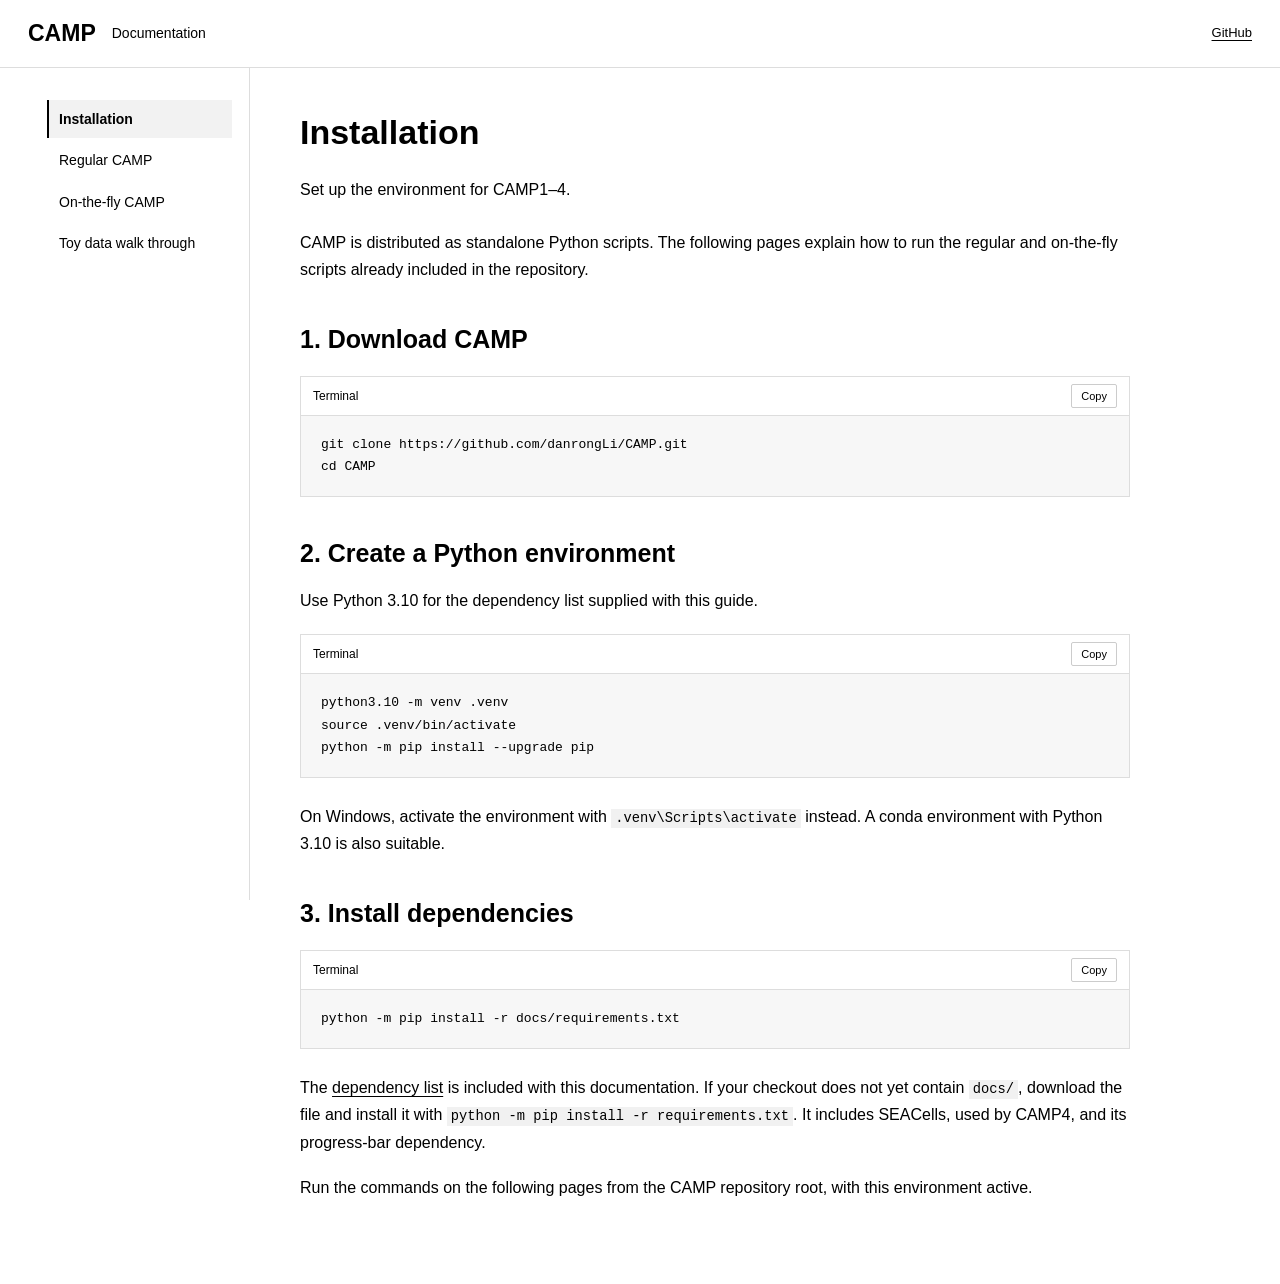
<file: docs/index.html>
<!doctype html>
<html lang="en"><head><meta charset="utf-8"><meta name="viewport" content="width=device-width,initial-scale=1">
<title>Installation · CAMP documentation</title>
<meta name="description" content="Set up the environment for CAMP1–4.">
<meta name="theme-color" content="#ffffff"><link rel="icon" href="data:,">
<link rel="stylesheet" href="assets/style.css"><script defer src="assets/app.js"></script>
</head><body><a class="skip" href="#main">Skip to content</a>
<header class="topbar"><a class="brand" href="index.html"><strong>CAMP</strong><span class="brand-detail">Documentation</span></a>
<div class="top-actions"><a class="repo-link" href="https://github.com/danrongLi/CAMP">GitHub</a><button class="menu-toggle" aria-expanded="false" aria-controls="sidebar" type="button">Menu</button></div></header>
<div class="layout"><aside class="sidebar" id="sidebar"><nav aria-label="Documentation"><a href="index.html" aria-current="page"><span>Installation</span></a><a href="regular.html"><span>Regular CAMP</span></a><a href="on-the-fly.html"><span>On-the-fly CAMP</span></a><a href="synthetic.html"><span>Toy data walk through</span></a></nav></aside>
<main id="main"><h1>Installation</h1><p class="lead">Set up the environment for CAMP1–4.</p><p>CAMP is distributed as standalone Python scripts. The following pages explain how to run the regular and on-the-fly scripts already included in the repository.</p>
    <h2 id="download">1. Download CAMP</h2><div class="code-block"><div class="code-label">Terminal</div><pre><code>git clone https://github.com/danrongLi/CAMP.git
cd CAMP</code></pre></div><h2 id="environment">2. Create a Python environment</h2><p>Use Python 3.10 for the dependency list supplied with this guide.</p><div class="code-block"><div class="code-label">Terminal</div><pre><code>python3.10 -m venv .venv
source .venv/bin/activate
python -m pip install --upgrade pip</code></pre></div><p>On Windows, activate the environment with <code>.venv\Scripts\activate</code> instead. A conda environment with Python 3.10 is also suitable.</p>
    <h2 id="dependencies">3. Install dependencies</h2><div class="code-block"><div class="code-label">Terminal</div><pre><code>python -m pip install -r docs/requirements.txt</code></pre></div><p>The <a href="requirements.txt">dependency list</a> is included with this documentation. If your checkout does not yet contain <code>docs/</code>, download the file and install it with <code>python -m pip install -r requirements.txt</code>. It includes SEACells, used by CAMP4, and its progress-bar dependency.</p>
    <p>Run the commands on the following pages from the CAMP repository root, with this environment active.</p></main></div>
</body></html>
</file>
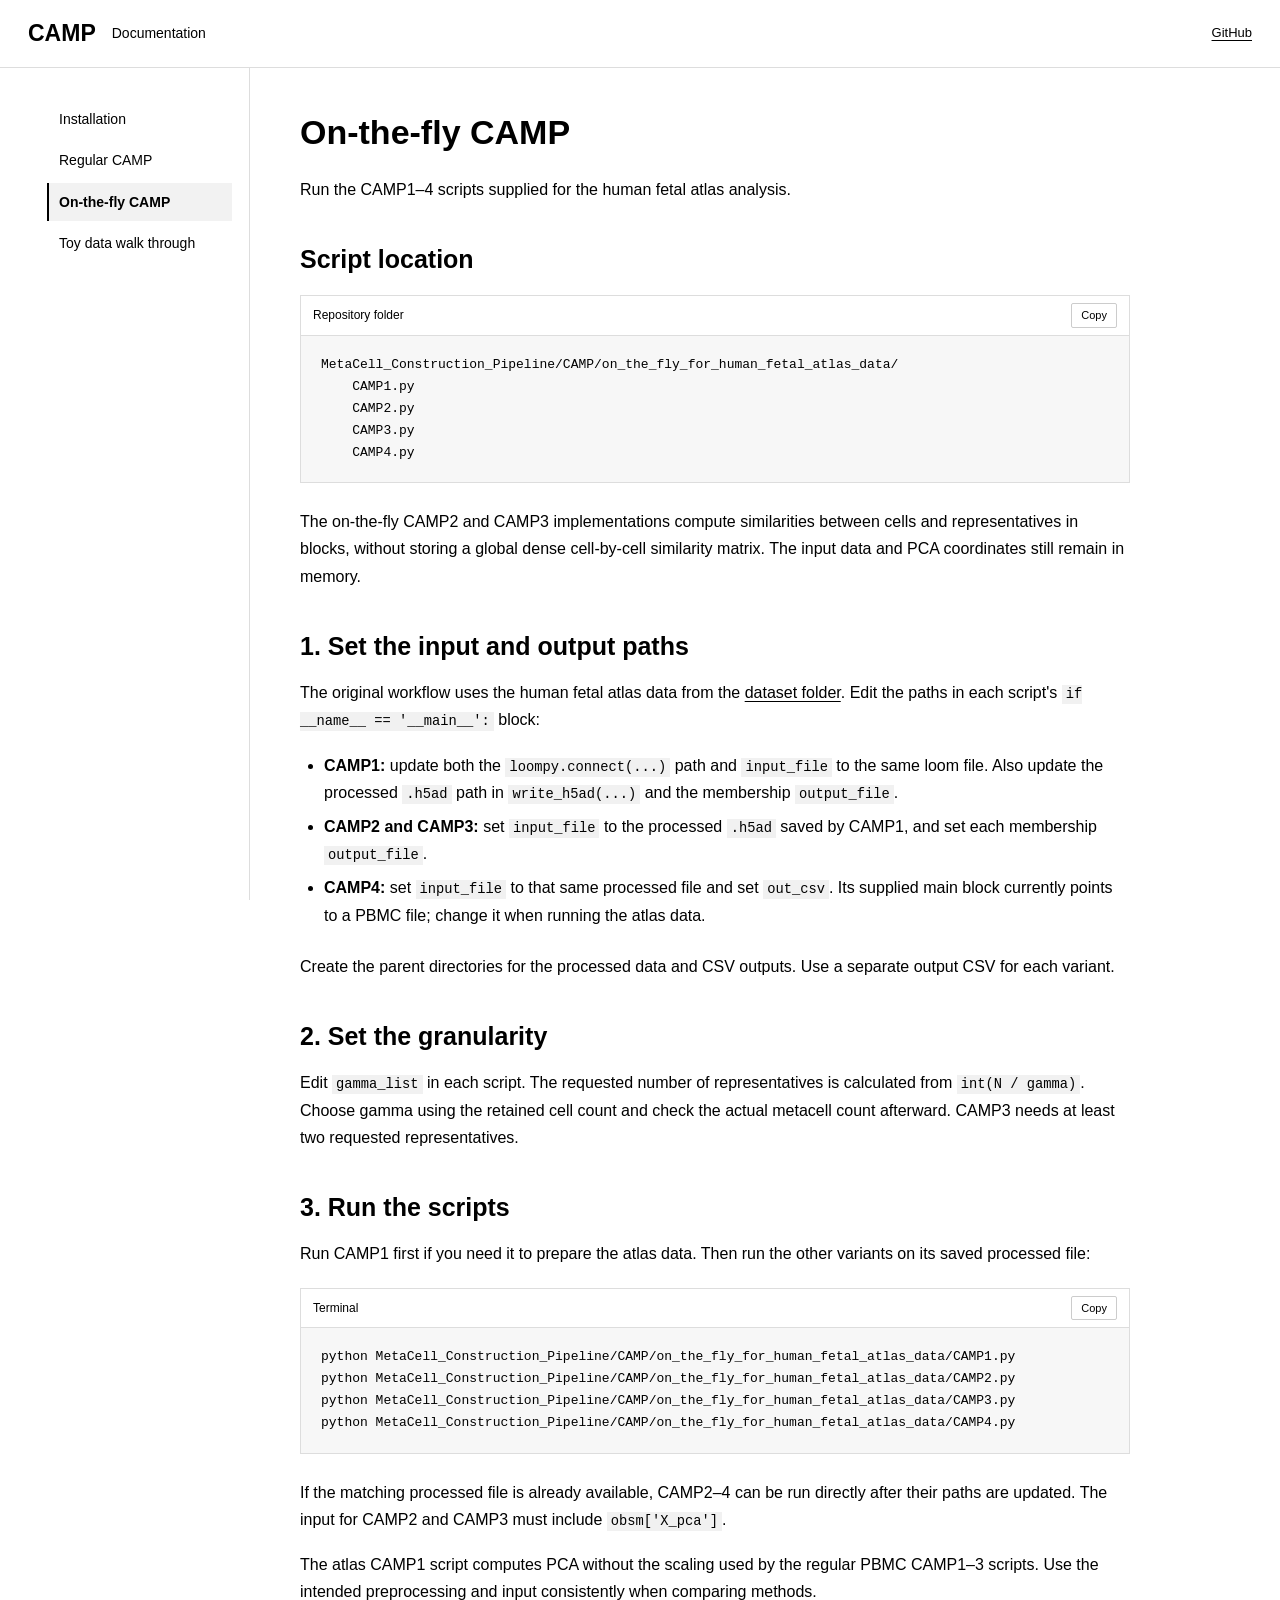
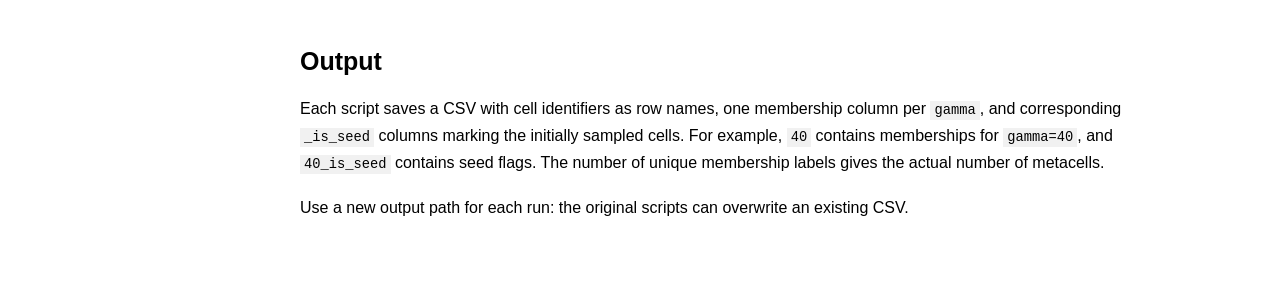
<file: docs/on-the-fly.html>
<!doctype html>
<html lang="en"><head><meta charset="utf-8"><meta name="viewport" content="width=device-width,initial-scale=1">
<title>On-the-fly CAMP · CAMP documentation</title>
<meta name="description" content="Run the CAMP1–4 scripts supplied for the human fetal atlas analysis.">
<meta name="theme-color" content="#ffffff"><link rel="icon" href="data:,">
<link rel="stylesheet" href="assets/style.css"><script defer src="assets/app.js"></script>
</head><body><a class="skip" href="#main">Skip to content</a>
<header class="topbar"><a class="brand" href="index.html"><strong>CAMP</strong><span class="brand-detail">Documentation</span></a>
<div class="top-actions"><a class="repo-link" href="https://github.com/danrongLi/CAMP">GitHub</a><button class="menu-toggle" aria-expanded="false" aria-controls="sidebar" type="button">Menu</button></div></header>
<div class="layout"><aside class="sidebar" id="sidebar"><nav aria-label="Documentation"><a href="index.html"><span>Installation</span></a><a href="regular.html"><span>Regular CAMP</span></a><a href="on-the-fly.html" aria-current="page"><span>On-the-fly CAMP</span></a><a href="synthetic.html"><span>Toy data walk through</span></a></nav></aside>
<main id="main"><h1>On-the-fly CAMP</h1><p class="lead">Run the CAMP1–4 scripts supplied for the human fetal atlas analysis.</p><h2 id="files">Script location</h2><div class="code-block"><div class="code-label">Repository folder</div><pre><code>MetaCell_Construction_Pipeline/CAMP/on_the_fly_for_human_fetal_atlas_data/
    CAMP1.py
    CAMP2.py
    CAMP3.py
    CAMP4.py</code></pre></div><p>The on-the-fly CAMP2 and CAMP3 implementations compute similarities between cells and representatives in blocks, without storing a global dense cell-by-cell similarity matrix. The input data and PCA coordinates still remain in memory.</p>
    <h2 id="input">1. Set the input and output paths</h2><p>The original workflow uses the human fetal atlas data from the <a href="https://drive.google.com/drive/folders/1N0xDb8TC0ZPDTmAk6TE612inGBsPtofD?usp=sharing">dataset folder</a>. Edit the paths in each script's <code>if __name__ == '__main__':</code> block:</p>
    <ul><li><strong>CAMP1:</strong> update both the <code>loompy.connect(...)</code> path and <code>input_file</code> to the same loom file. Also update the processed <code>.h5ad</code> path in <code>write_h5ad(...)</code> and the membership <code>output_file</code>.</li>
    <li><strong>CAMP2 and CAMP3:</strong> set <code>input_file</code> to the processed <code>.h5ad</code> saved by CAMP1, and set each membership <code>output_file</code>.</li>
    <li><strong>CAMP4:</strong> set <code>input_file</code> to that same processed file and set <code>out_csv</code>. Its supplied main block currently points to a PBMC file; change it when running the atlas data.</li></ul>
    <p>Create the parent directories for the processed data and CSV outputs. Use a separate output CSV for each variant.</p>
    <h2 id="gamma">2. Set the granularity</h2><p>Edit <code>gamma_list</code> in each script. The requested number of representatives is calculated from <code>int(N / gamma)</code>. Choose gamma using the retained cell count and check the actual metacell count afterward. CAMP3 needs at least two requested representatives.</p>
    <h2 id="run">3. Run the scripts</h2><p>Run CAMP1 first if you need it to prepare the atlas data. Then run the other variants on its saved processed file:</p><div class="code-block"><div class="code-label">Terminal</div><pre><code>python MetaCell_Construction_Pipeline/CAMP/on_the_fly_for_human_fetal_atlas_data/CAMP1.py
python MetaCell_Construction_Pipeline/CAMP/on_the_fly_for_human_fetal_atlas_data/CAMP2.py
python MetaCell_Construction_Pipeline/CAMP/on_the_fly_for_human_fetal_atlas_data/CAMP3.py
python MetaCell_Construction_Pipeline/CAMP/on_the_fly_for_human_fetal_atlas_data/CAMP4.py</code></pre></div><p>If the matching processed file is already available, CAMP2–4 can be run directly after their paths are updated. The input for CAMP2 and CAMP3 must include <code>obsm['X_pca']</code>.</p>
    <p>The atlas CAMP1 script computes PCA without the scaling used by the regular PBMC CAMP1–3 scripts. Use the intended preprocessing and input consistently when comparing methods.</p><h2 id="output">Output</h2><p>Each script saves a CSV with cell identifiers as row names, one membership column per <code>gamma</code>, and corresponding <code>_is_seed</code> columns marking the initially sampled cells. For example, <code>40</code> contains memberships for <code>gamma=40</code>, and <code>40_is_seed</code> contains seed flags. The number of unique membership labels gives the actual number of metacells.</p><p>Use a new output path for each run: the original scripts can overwrite an existing CSV.</p></main></div>
</body></html>
</file>
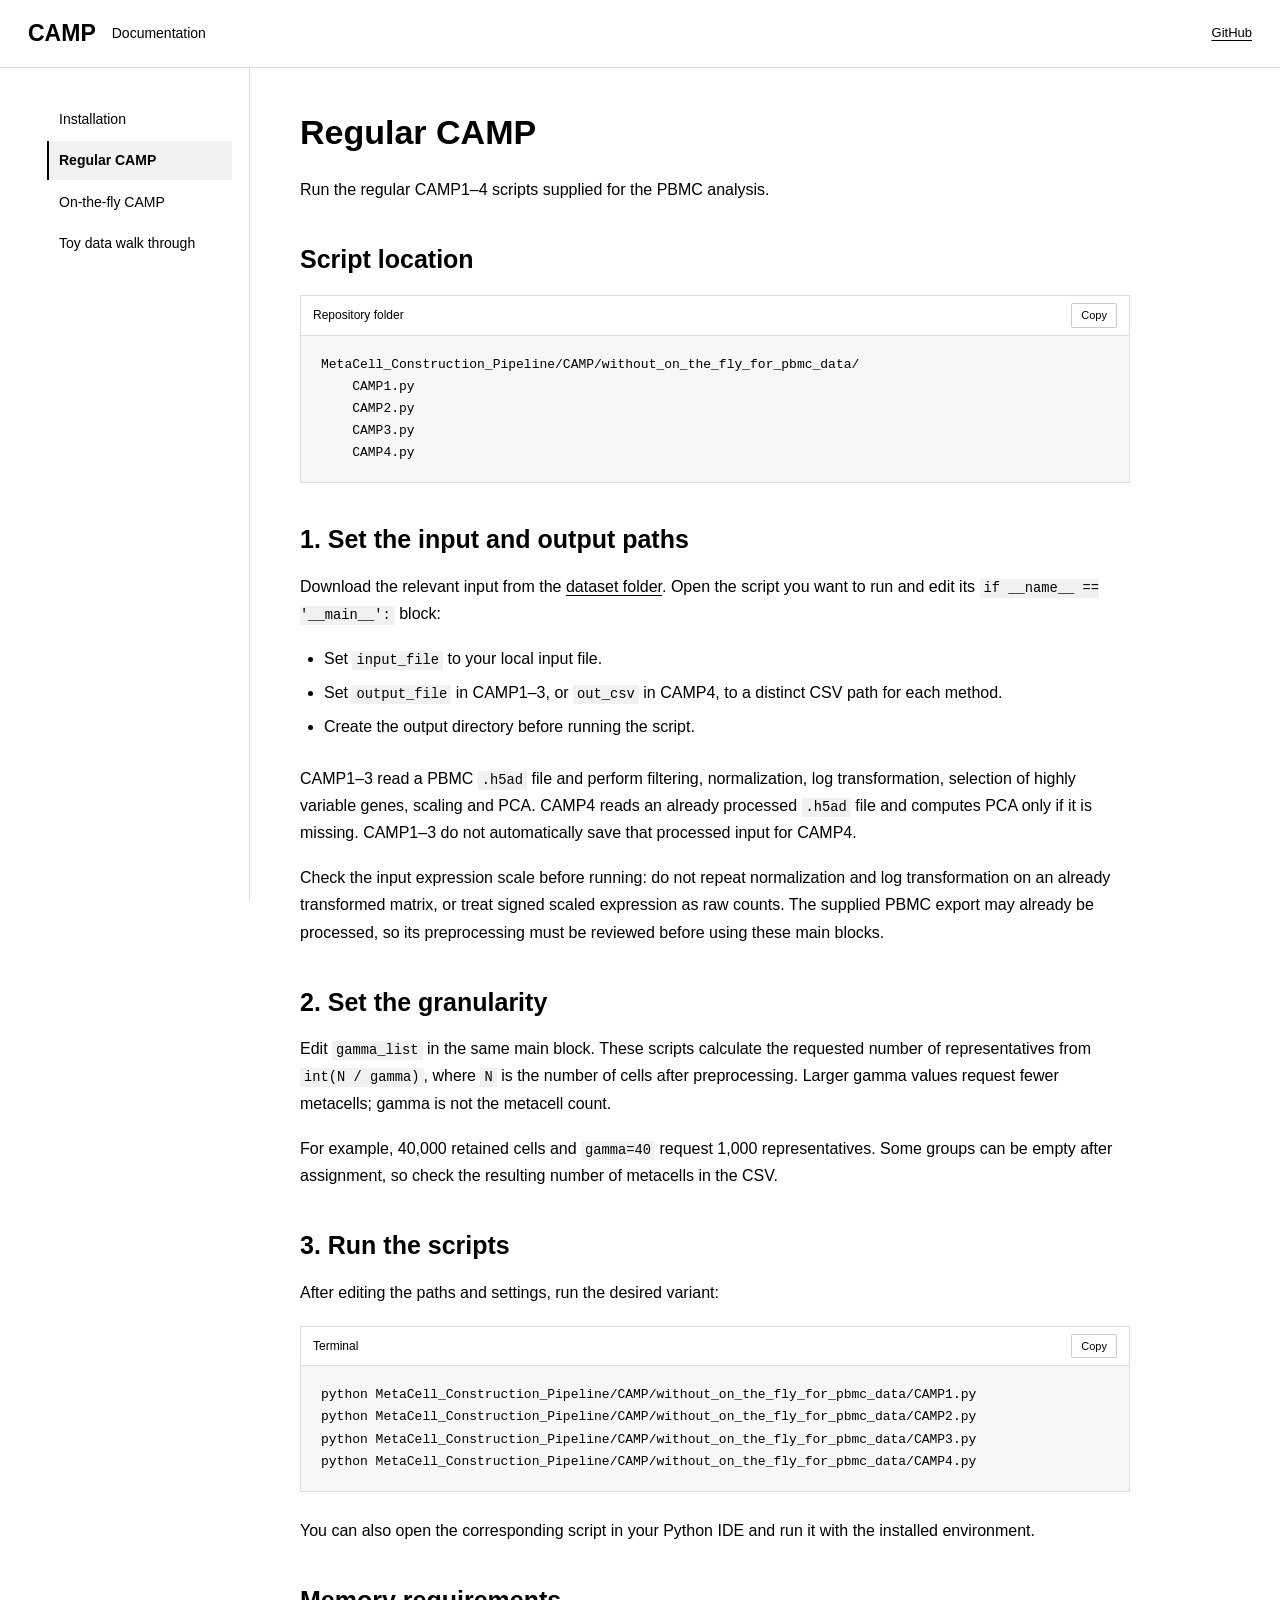
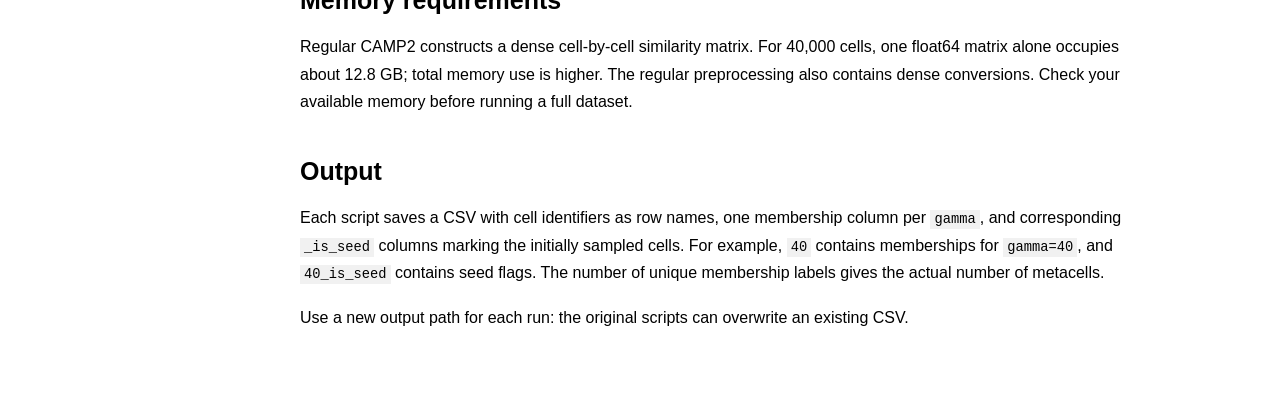
<file: docs/regular.html>
<!doctype html>
<html lang="en"><head><meta charset="utf-8"><meta name="viewport" content="width=device-width,initial-scale=1">
<title>Regular CAMP · CAMP documentation</title>
<meta name="description" content="Run the regular CAMP1–4 scripts supplied for the PBMC analysis.">
<meta name="theme-color" content="#ffffff"><link rel="icon" href="data:,">
<link rel="stylesheet" href="assets/style.css"><script defer src="assets/app.js"></script>
</head><body><a class="skip" href="#main">Skip to content</a>
<header class="topbar"><a class="brand" href="index.html"><strong>CAMP</strong><span class="brand-detail">Documentation</span></a>
<div class="top-actions"><a class="repo-link" href="https://github.com/danrongLi/CAMP">GitHub</a><button class="menu-toggle" aria-expanded="false" aria-controls="sidebar" type="button">Menu</button></div></header>
<div class="layout"><aside class="sidebar" id="sidebar"><nav aria-label="Documentation"><a href="index.html"><span>Installation</span></a><a href="regular.html" aria-current="page"><span>Regular CAMP</span></a><a href="on-the-fly.html"><span>On-the-fly CAMP</span></a><a href="synthetic.html"><span>Toy data walk through</span></a></nav></aside>
<main id="main"><h1>Regular CAMP</h1><p class="lead">Run the regular CAMP1–4 scripts supplied for the PBMC analysis.</p><h2 id="files">Script location</h2><div class="code-block"><div class="code-label">Repository folder</div><pre><code>MetaCell_Construction_Pipeline/CAMP/without_on_the_fly_for_pbmc_data/
    CAMP1.py
    CAMP2.py
    CAMP3.py
    CAMP4.py</code></pre></div><h2 id="input">1. Set the input and output paths</h2><p>Download the relevant input from the <a href="https://drive.google.com/drive/folders/1N0xDb8TC0ZPDTmAk6TE612inGBsPtofD?usp=sharing">dataset folder</a>. Open the script you want to run and edit its <code>if __name__ == '__main__':</code> block:</p>
    <ul><li>Set <code>input_file</code> to your local input file.</li><li>Set <code>output_file</code> in CAMP1–3, or <code>out_csv</code> in CAMP4, to a distinct CSV path for each method.</li><li>Create the output directory before running the script.</li></ul>
    <p>CAMP1–3 read a PBMC <code>.h5ad</code> file and perform filtering, normalization, log transformation, selection of highly variable genes, scaling and PCA. CAMP4 reads an already processed <code>.h5ad</code> file and computes PCA only if it is missing. CAMP1–3 do not automatically save that processed input for CAMP4.</p>
    <p>Check the input expression scale before running: do not repeat normalization and log transformation on an already transformed matrix, or treat signed scaled expression as raw counts. The supplied PBMC export may already be processed, so its preprocessing must be reviewed before using these main blocks.</p>
    <h2 id="gamma">2. Set the granularity</h2><p>Edit <code>gamma_list</code> in the same main block. These scripts calculate the requested number of representatives from <code>int(N / gamma)</code>, where <code>N</code> is the number of cells after preprocessing. Larger gamma values request fewer metacells; gamma is not the metacell count.</p>
    <p>For example, 40,000 retained cells and <code>gamma=40</code> request 1,000 representatives. Some groups can be empty after assignment, so check the resulting number of metacells in the CSV.</p>
    <h2 id="run">3. Run the scripts</h2><p>After editing the paths and settings, run the desired variant:</p><div class="code-block"><div class="code-label">Terminal</div><pre><code>python MetaCell_Construction_Pipeline/CAMP/without_on_the_fly_for_pbmc_data/CAMP1.py
python MetaCell_Construction_Pipeline/CAMP/without_on_the_fly_for_pbmc_data/CAMP2.py
python MetaCell_Construction_Pipeline/CAMP/without_on_the_fly_for_pbmc_data/CAMP3.py
python MetaCell_Construction_Pipeline/CAMP/without_on_the_fly_for_pbmc_data/CAMP4.py</code></pre></div><p>You can also open the corresponding script in your Python IDE and run it with the installed environment.</p>
    <h2 id="memory">Memory requirements</h2><p>Regular CAMP2 constructs a dense cell-by-cell similarity matrix. For 40,000 cells, one float64 matrix alone occupies about 12.8 GB; total memory use is higher. The regular preprocessing also contains dense conversions. Check your available memory before running a full dataset.</p><h2 id="output">Output</h2><p>Each script saves a CSV with cell identifiers as row names, one membership column per <code>gamma</code>, and corresponding <code>_is_seed</code> columns marking the initially sampled cells. For example, <code>40</code> contains memberships for <code>gamma=40</code>, and <code>40_is_seed</code> contains seed flags. The number of unique membership labels gives the actual number of metacells.</p><p>Use a new output path for each run: the original scripts can overwrite an existing CSV.</p></main></div>
</body></html>
</file>
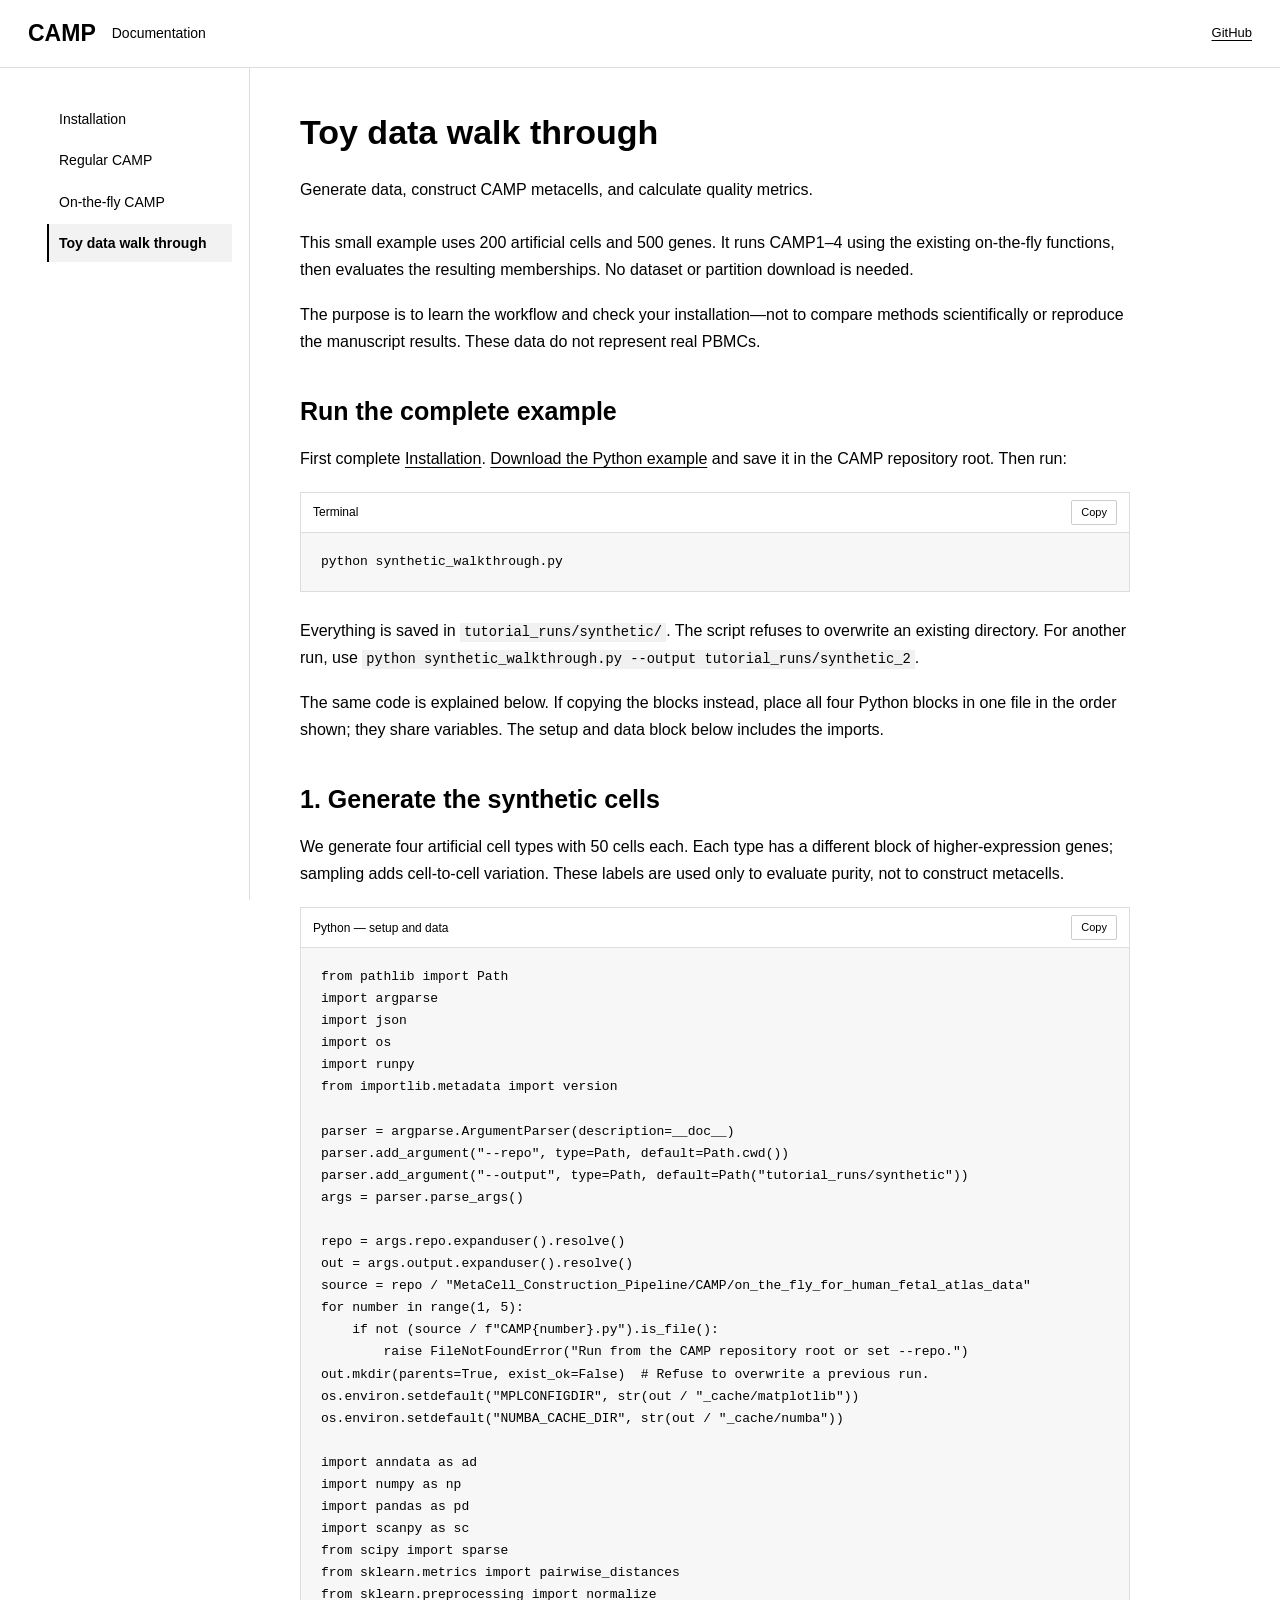
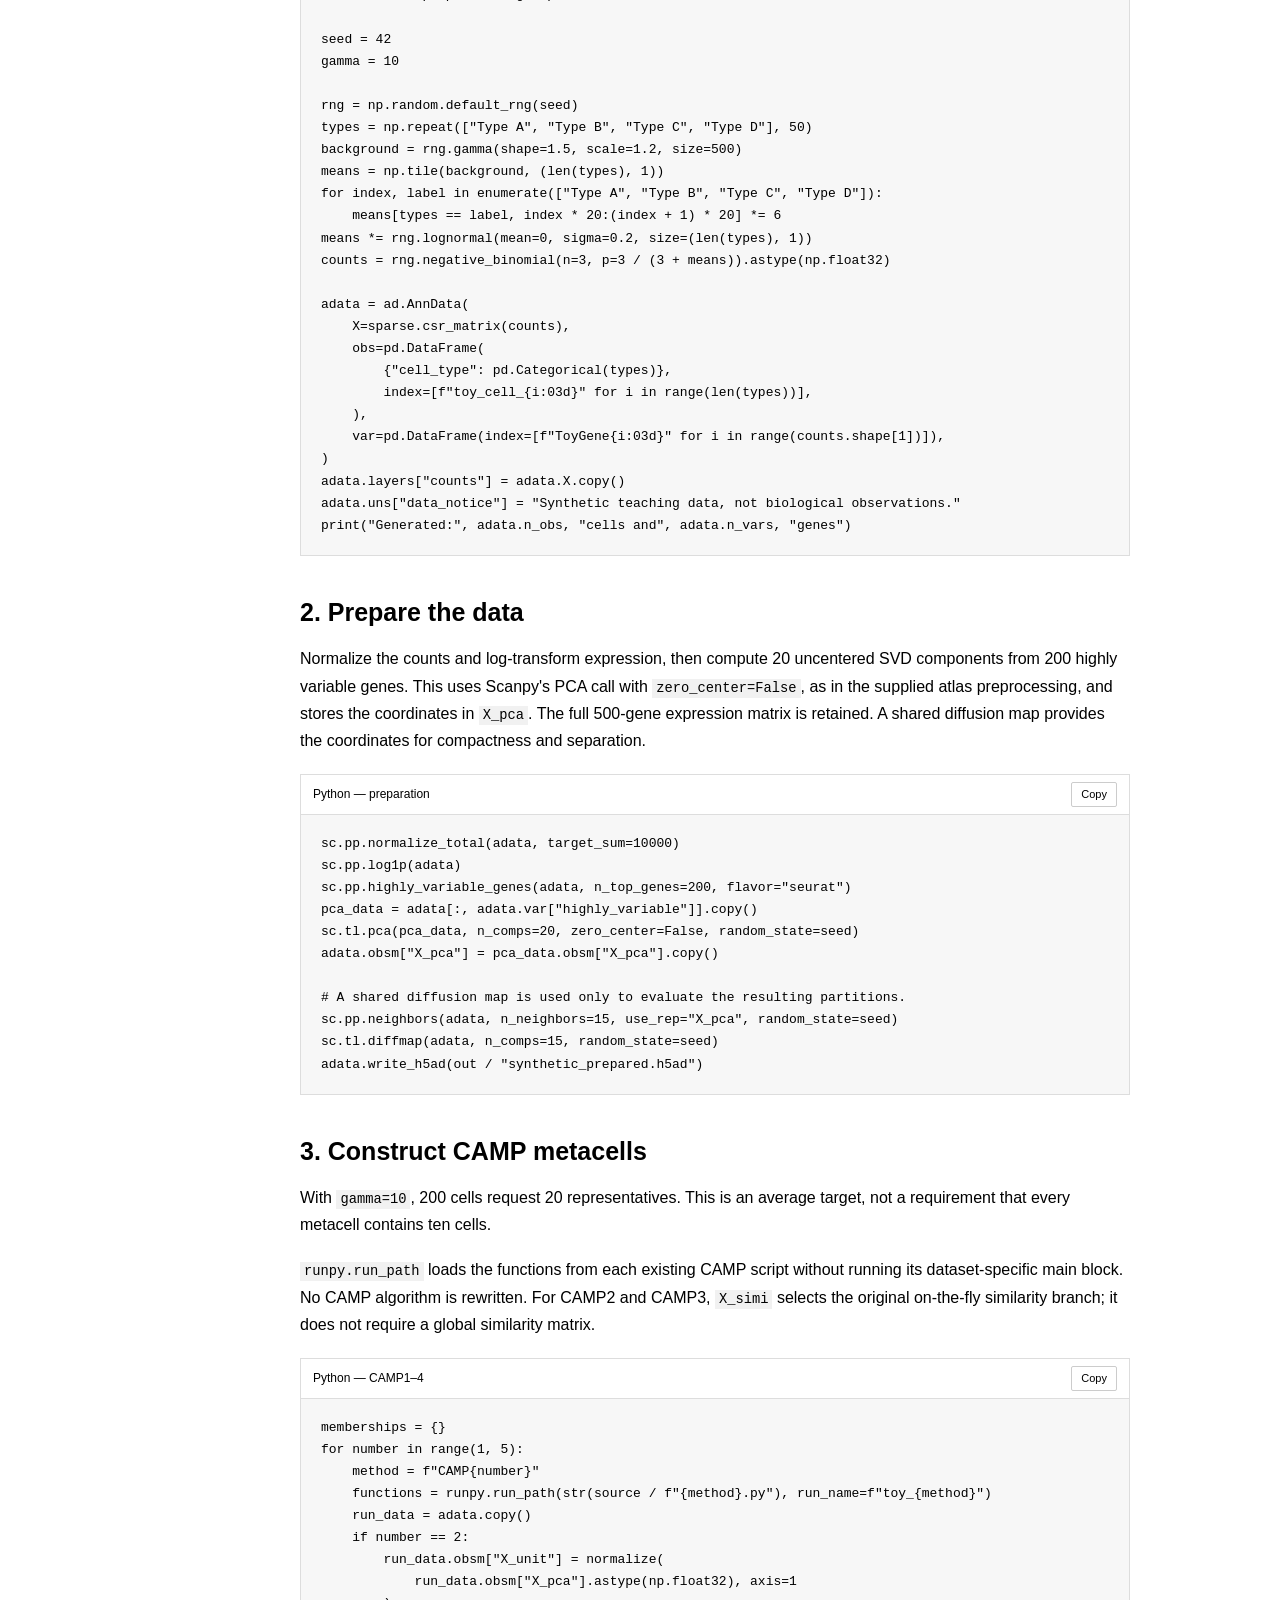
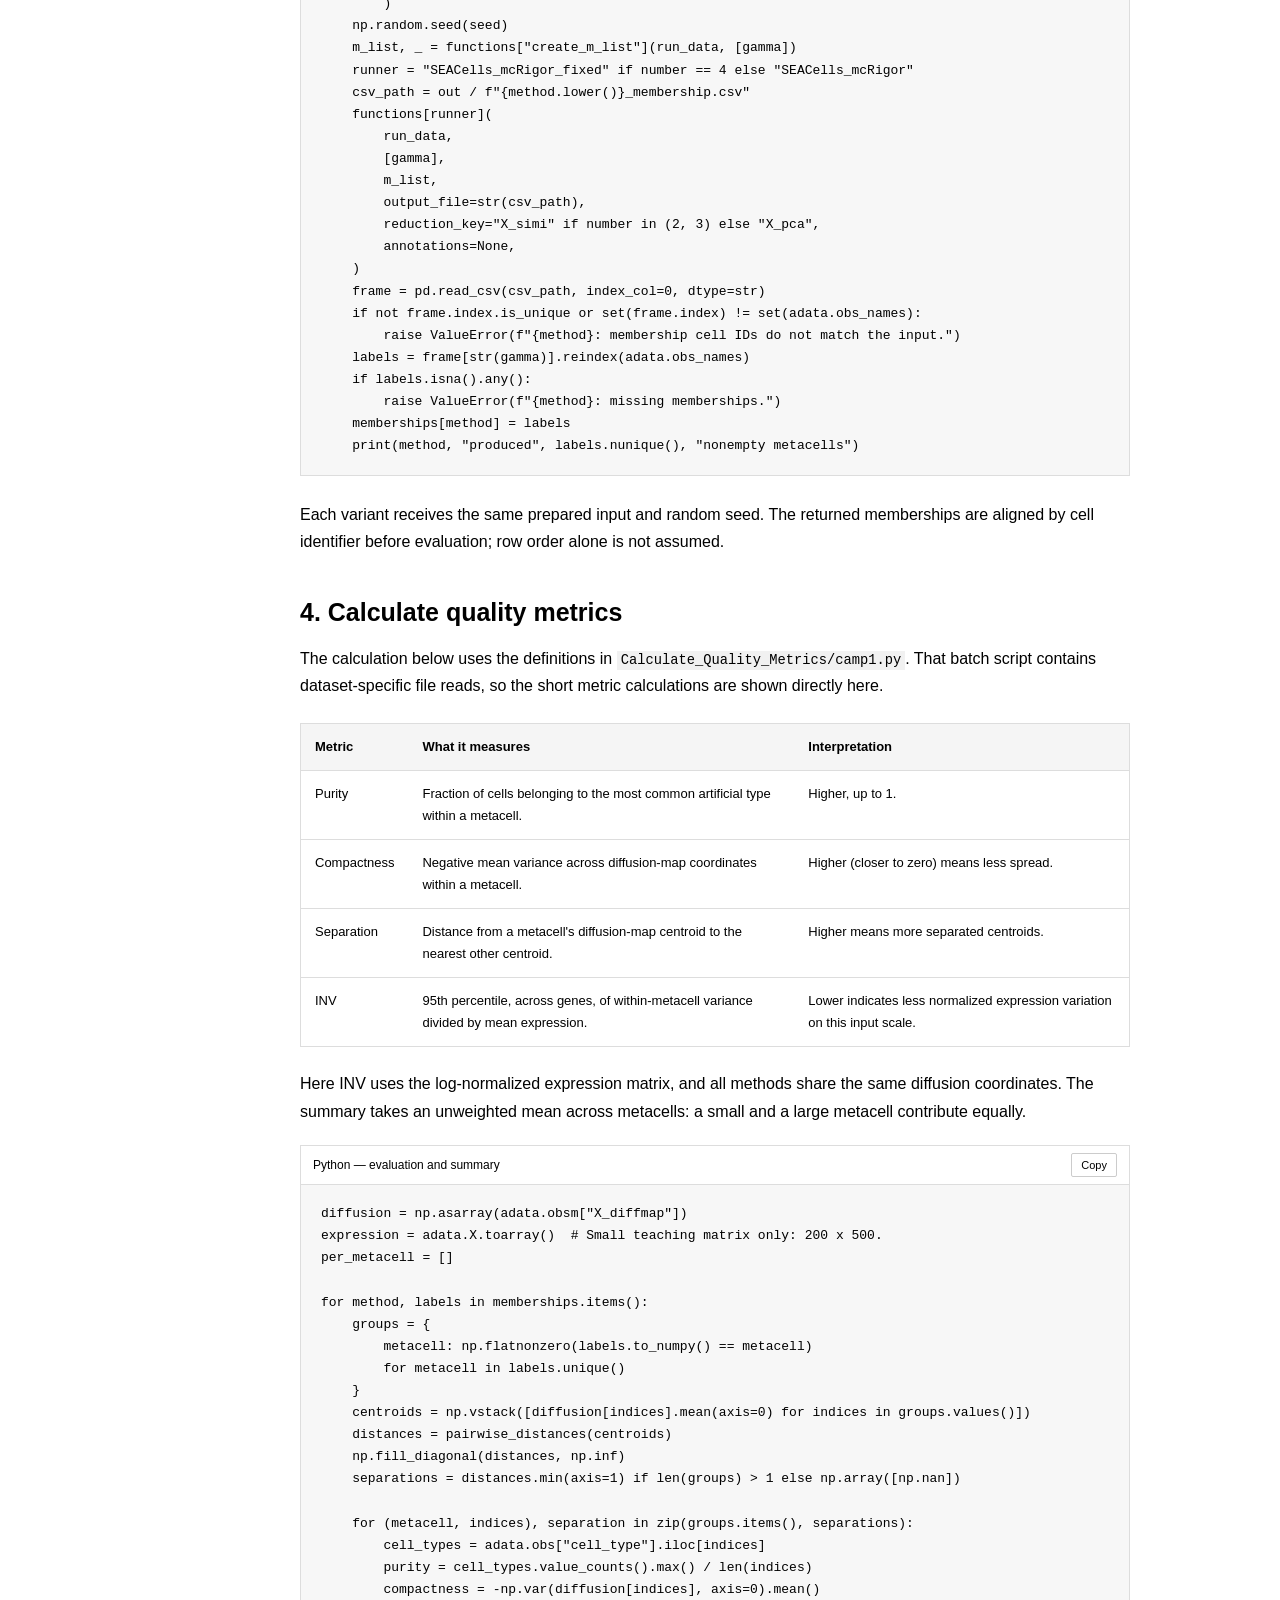
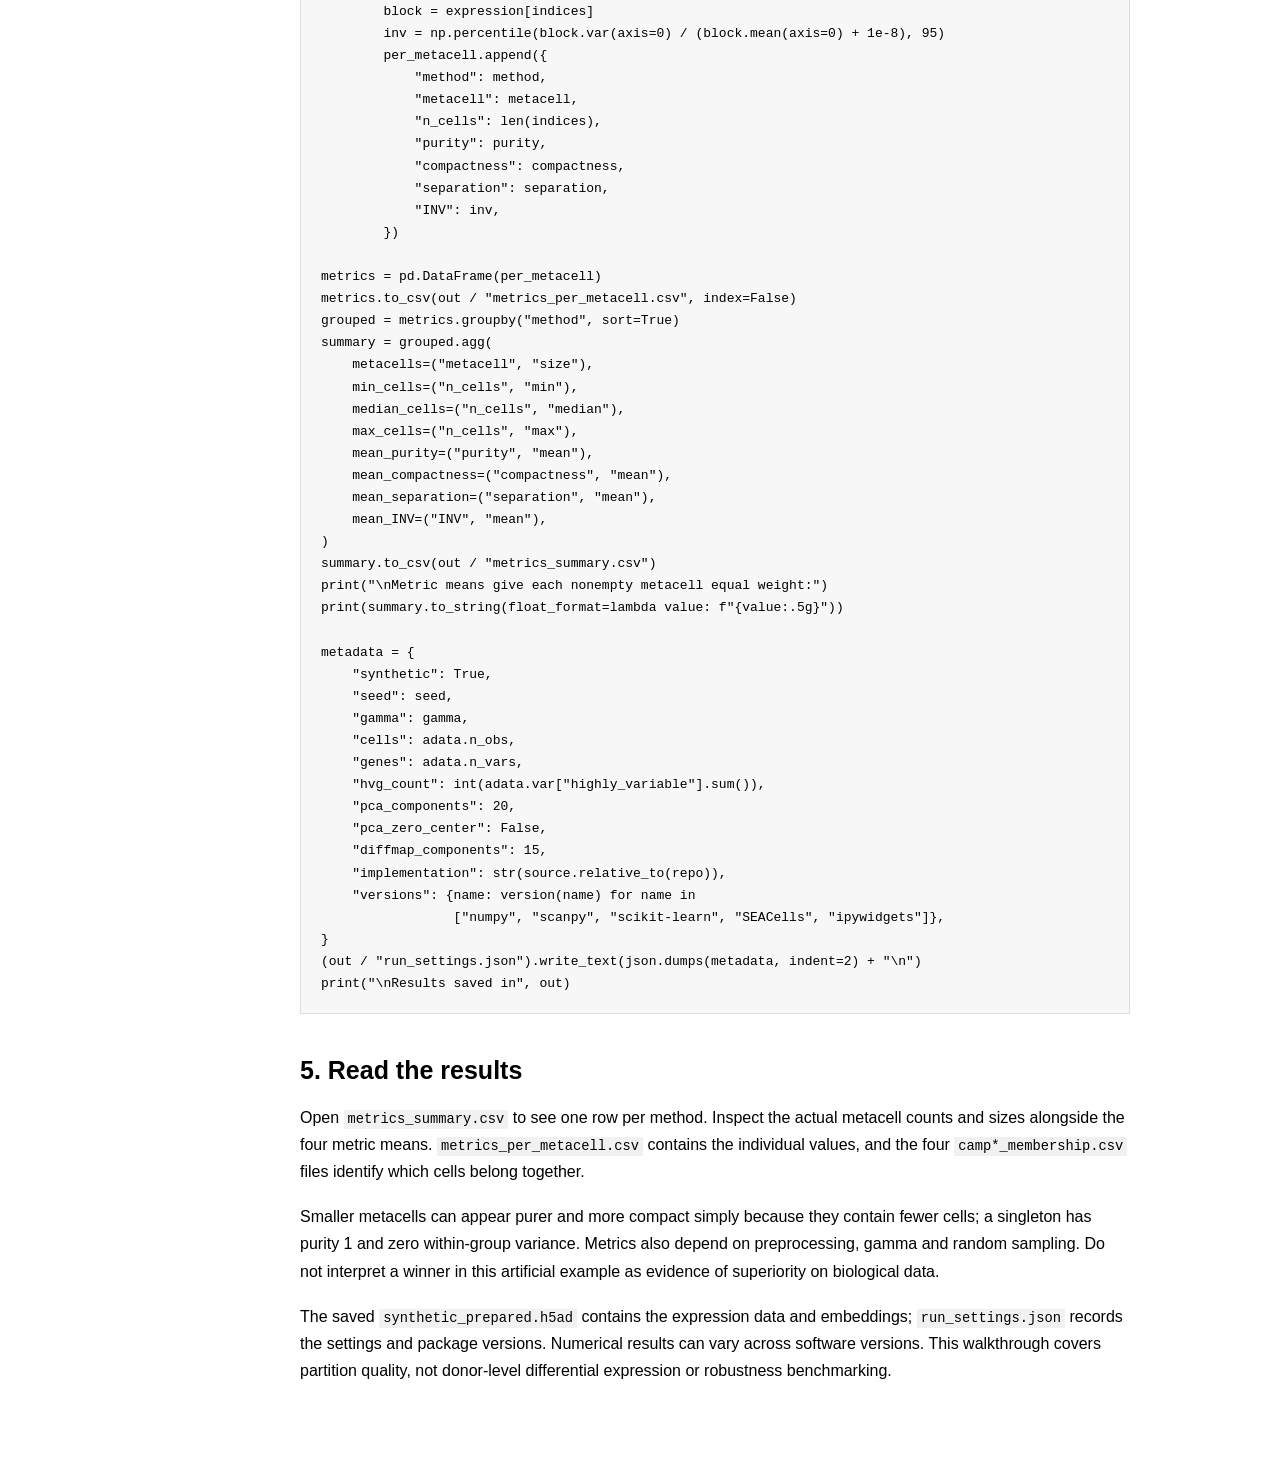
<file: docs/synthetic.html>
<!doctype html>
<html lang="en"><head><meta charset="utf-8"><meta name="viewport" content="width=device-width,initial-scale=1">
<title>Toy data walk through · CAMP documentation</title>
<meta name="description" content="Generate data, construct CAMP metacells, and calculate quality metrics.">
<meta name="theme-color" content="#ffffff"><link rel="icon" href="data:,">
<link rel="stylesheet" href="assets/style.css"><script defer src="assets/app.js"></script>
</head><body><a class="skip" href="#main">Skip to content</a>
<header class="topbar"><a class="brand" href="index.html"><strong>CAMP</strong><span class="brand-detail">Documentation</span></a>
<div class="top-actions"><a class="repo-link" href="https://github.com/danrongLi/CAMP">GitHub</a><button class="menu-toggle" aria-expanded="false" aria-controls="sidebar" type="button">Menu</button></div></header>
<div class="layout"><aside class="sidebar" id="sidebar"><nav aria-label="Documentation"><a href="index.html"><span>Installation</span></a><a href="regular.html"><span>Regular CAMP</span></a><a href="on-the-fly.html"><span>On-the-fly CAMP</span></a><a href="synthetic.html" aria-current="page"><span>Toy data walk through</span></a></nav></aside>
<main id="main"><h1>Toy data walk through</h1><p class="lead">Generate data, construct CAMP metacells, and calculate quality metrics.</p><p>This small example uses 200 artificial cells and 500 genes. It runs CAMP1–4 using the existing on-the-fly functions, then evaluates the resulting memberships. No dataset or partition download is needed.</p><p>The purpose is to learn the workflow and check your installation—not to compare methods scientifically or reproduce the manuscript results. These data do not represent real PBMCs.</p>
        <h2 id="run">Run the complete example</h2><p>First complete <a href="index.html">Installation</a>. <a href="[data-uri]" download="synthetic_walkthrough.py">Download the Python example</a> and save it in the CAMP repository root. Then run:</p><div class="code-block"><div class="code-label">Terminal</div><pre><code>python synthetic_walkthrough.py</code></pre></div><p>Everything is saved in <code>tutorial_runs/synthetic/</code>. The script refuses to overwrite an existing directory. For another run, use <code>python synthetic_walkthrough.py --output tutorial_runs/synthetic_2</code>.</p>
        <p>The same code is explained below. If copying the blocks instead, place all four Python blocks in one file in the order shown; they share variables. The setup and data block below includes the imports.</p>
        <h2 id="data">1. Generate the synthetic cells</h2><p>We generate four artificial cell types with 50 cells each. Each type has a different block of higher-expression genes; sampling adds cell-to-cell variation. These labels are used only to evaluate purity, not to construct metacells.</p><div class="code-block"><div class="code-label">Python — setup and data</div><pre><code>from pathlib import Path
import argparse
import json
import os
import runpy
from importlib.metadata import version

parser = argparse.ArgumentParser(description=__doc__)
parser.add_argument(&quot;--repo&quot;, type=Path, default=Path.cwd())
parser.add_argument(&quot;--output&quot;, type=Path, default=Path(&quot;tutorial_runs/synthetic&quot;))
args = parser.parse_args()

repo = args.repo.expanduser().resolve()
out = args.output.expanduser().resolve()
source = repo / &quot;MetaCell_Construction_Pipeline/CAMP/on_the_fly_for_human_fetal_atlas_data&quot;
for number in range(1, 5):
    if not (source / f&quot;CAMP{number}.py&quot;).is_file():
        raise FileNotFoundError(&quot;Run from the CAMP repository root or set --repo.&quot;)
out.mkdir(parents=True, exist_ok=False)  # Refuse to overwrite a previous run.
os.environ.setdefault(&quot;MPLCONFIGDIR&quot;, str(out / &quot;_cache/matplotlib&quot;))
os.environ.setdefault(&quot;NUMBA_CACHE_DIR&quot;, str(out / &quot;_cache/numba&quot;))

import anndata as ad
import numpy as np
import pandas as pd
import scanpy as sc
from scipy import sparse
from sklearn.metrics import pairwise_distances
from sklearn.preprocessing import normalize

seed = 42
gamma = 10

rng = np.random.default_rng(seed)
types = np.repeat([&quot;Type A&quot;, &quot;Type B&quot;, &quot;Type C&quot;, &quot;Type D&quot;], 50)
background = rng.gamma(shape=1.5, scale=1.2, size=500)
means = np.tile(background, (len(types), 1))
for index, label in enumerate([&quot;Type A&quot;, &quot;Type B&quot;, &quot;Type C&quot;, &quot;Type D&quot;]):
    means[types == label, index * 20:(index + 1) * 20] *= 6
means *= rng.lognormal(mean=0, sigma=0.2, size=(len(types), 1))
counts = rng.negative_binomial(n=3, p=3 / (3 + means)).astype(np.float32)

adata = ad.AnnData(
    X=sparse.csr_matrix(counts),
    obs=pd.DataFrame(
        {&quot;cell_type&quot;: pd.Categorical(types)},
        index=[f&quot;toy_cell_{i:03d}&quot; for i in range(len(types))],
    ),
    var=pd.DataFrame(index=[f&quot;ToyGene{i:03d}&quot; for i in range(counts.shape[1])]),
)
adata.layers[&quot;counts&quot;] = adata.X.copy()
adata.uns[&quot;data_notice&quot;] = &quot;Synthetic teaching data, not biological observations.&quot;
print(&quot;Generated:&quot;, adata.n_obs, &quot;cells and&quot;, adata.n_vars, &quot;genes&quot;)</code></pre></div><h2 id="prepare">2. Prepare the data</h2><p>Normalize the counts and log-transform expression, then compute 20 uncentered SVD components from 200 highly variable genes. This uses Scanpy's PCA call with <code>zero_center=False</code>, as in the supplied atlas preprocessing, and stores the coordinates in <code>X_pca</code>. The full 500-gene expression matrix is retained. A shared diffusion map provides the coordinates for compactness and separation.</p><div class="code-block"><div class="code-label">Python — preparation</div><pre><code>sc.pp.normalize_total(adata, target_sum=10000)
sc.pp.log1p(adata)
sc.pp.highly_variable_genes(adata, n_top_genes=200, flavor=&quot;seurat&quot;)
pca_data = adata[:, adata.var[&quot;highly_variable&quot;]].copy()
sc.tl.pca(pca_data, n_comps=20, zero_center=False, random_state=seed)
adata.obsm[&quot;X_pca&quot;] = pca_data.obsm[&quot;X_pca&quot;].copy()

# A shared diffusion map is used only to evaluate the resulting partitions.
sc.pp.neighbors(adata, n_neighbors=15, use_rep=&quot;X_pca&quot;, random_state=seed)
sc.tl.diffmap(adata, n_comps=15, random_state=seed)
adata.write_h5ad(out / &quot;synthetic_prepared.h5ad&quot;)</code></pre></div><h2 id="partition">3. Construct CAMP metacells</h2><p>With <code>gamma=10</code>, 200 cells request 20 representatives. This is an average target, not a requirement that every metacell contains ten cells.</p><p><code>runpy.run_path</code> loads the functions from each existing CAMP script without running its dataset-specific main block. No CAMP algorithm is rewritten. For CAMP2 and CAMP3, <code>X_simi</code> selects the original on-the-fly similarity branch; it does not require a global similarity matrix.</p><div class="code-block"><div class="code-label">Python — CAMP1–4</div><pre><code>memberships = {}
for number in range(1, 5):
    method = f&quot;CAMP{number}&quot;
    functions = runpy.run_path(str(source / f&quot;{method}.py&quot;), run_name=f&quot;toy_{method}&quot;)
    run_data = adata.copy()
    if number == 2:
        run_data.obsm[&quot;X_unit&quot;] = normalize(
            run_data.obsm[&quot;X_pca&quot;].astype(np.float32), axis=1
        )
    np.random.seed(seed)
    m_list, _ = functions[&quot;create_m_list&quot;](run_data, [gamma])
    runner = &quot;SEACells_mcRigor_fixed&quot; if number == 4 else &quot;SEACells_mcRigor&quot;
    csv_path = out / f&quot;{method.lower()}_membership.csv&quot;
    functions[runner](
        run_data,
        [gamma],
        m_list,
        output_file=str(csv_path),
        reduction_key=&quot;X_simi&quot; if number in (2, 3) else &quot;X_pca&quot;,
        annotations=None,
    )
    frame = pd.read_csv(csv_path, index_col=0, dtype=str)
    if not frame.index.is_unique or set(frame.index) != set(adata.obs_names):
        raise ValueError(f&quot;{method}: membership cell IDs do not match the input.&quot;)
    labels = frame[str(gamma)].reindex(adata.obs_names)
    if labels.isna().any():
        raise ValueError(f&quot;{method}: missing memberships.&quot;)
    memberships[method] = labels
    print(method, &quot;produced&quot;, labels.nunique(), &quot;nonempty metacells&quot;)</code></pre></div><p>Each variant receives the same prepared input and random seed. The returned memberships are aligned by cell identifier before evaluation; row order alone is not assumed.</p>
        <h2 id="metrics">4. Calculate quality metrics</h2><p>The calculation below uses the definitions in <code>Calculate_Quality_Metrics/camp1.py</code>. That batch script contains dataset-specific file reads, so the short metric calculations are shown directly here.</p>
        <div class="table-wrap"><table><thead><tr><th>Metric</th><th>What it measures</th><th>Interpretation</th></tr></thead><tbody>
        <tr><td>Purity</td><td>Fraction of cells belonging to the most common artificial type within a metacell.</td><td>Higher, up to 1.</td></tr>
        <tr><td>Compactness</td><td>Negative mean variance across diffusion-map coordinates within a metacell.</td><td>Higher (closer to zero) means less spread.</td></tr>
        <tr><td>Separation</td><td>Distance from a metacell's diffusion-map centroid to the nearest other centroid.</td><td>Higher means more separated centroids.</td></tr>
        <tr><td>INV</td><td>95th percentile, across genes, of within-metacell variance divided by mean expression.</td><td>Lower indicates less normalized expression variation on this input scale.</td></tr>
        </tbody></table></div><p>Here INV uses the log-normalized expression matrix, and all methods share the same diffusion coordinates. The summary takes an unweighted mean across metacells: a small and a large metacell contribute equally.</p><div class="code-block"><div class="code-label">Python — evaluation and summary</div><pre><code>diffusion = np.asarray(adata.obsm[&quot;X_diffmap&quot;])
expression = adata.X.toarray()  # Small teaching matrix only: 200 x 500.
per_metacell = []

for method, labels in memberships.items():
    groups = {
        metacell: np.flatnonzero(labels.to_numpy() == metacell)
        for metacell in labels.unique()
    }
    centroids = np.vstack([diffusion[indices].mean(axis=0) for indices in groups.values()])
    distances = pairwise_distances(centroids)
    np.fill_diagonal(distances, np.inf)
    separations = distances.min(axis=1) if len(groups) &gt; 1 else np.array([np.nan])

    for (metacell, indices), separation in zip(groups.items(), separations):
        cell_types = adata.obs[&quot;cell_type&quot;].iloc[indices]
        purity = cell_types.value_counts().max() / len(indices)
        compactness = -np.var(diffusion[indices], axis=0).mean()
        block = expression[indices]
        inv = np.percentile(block.var(axis=0) / (block.mean(axis=0) + 1e-8), 95)
        per_metacell.append({
            &quot;method&quot;: method,
            &quot;metacell&quot;: metacell,
            &quot;n_cells&quot;: len(indices),
            &quot;purity&quot;: purity,
            &quot;compactness&quot;: compactness,
            &quot;separation&quot;: separation,
            &quot;INV&quot;: inv,
        })

metrics = pd.DataFrame(per_metacell)
metrics.to_csv(out / &quot;metrics_per_metacell.csv&quot;, index=False)
grouped = metrics.groupby(&quot;method&quot;, sort=True)
summary = grouped.agg(
    metacells=(&quot;metacell&quot;, &quot;size&quot;),
    min_cells=(&quot;n_cells&quot;, &quot;min&quot;),
    median_cells=(&quot;n_cells&quot;, &quot;median&quot;),
    max_cells=(&quot;n_cells&quot;, &quot;max&quot;),
    mean_purity=(&quot;purity&quot;, &quot;mean&quot;),
    mean_compactness=(&quot;compactness&quot;, &quot;mean&quot;),
    mean_separation=(&quot;separation&quot;, &quot;mean&quot;),
    mean_INV=(&quot;INV&quot;, &quot;mean&quot;),
)
summary.to_csv(out / &quot;metrics_summary.csv&quot;)
print(&quot;\nMetric means give each nonempty metacell equal weight:&quot;)
print(summary.to_string(float_format=lambda value: f&quot;{value:.5g}&quot;))

metadata = {
    &quot;synthetic&quot;: True,
    &quot;seed&quot;: seed,
    &quot;gamma&quot;: gamma,
    &quot;cells&quot;: adata.n_obs,
    &quot;genes&quot;: adata.n_vars,
    &quot;hvg_count&quot;: int(adata.var[&quot;highly_variable&quot;].sum()),
    &quot;pca_components&quot;: 20,
    &quot;pca_zero_center&quot;: False,
    &quot;diffmap_components&quot;: 15,
    &quot;implementation&quot;: str(source.relative_to(repo)),
    &quot;versions&quot;: {name: version(name) for name in
                 [&quot;numpy&quot;, &quot;scanpy&quot;, &quot;scikit-learn&quot;, &quot;SEACells&quot;, &quot;ipywidgets&quot;]},
}
(out / &quot;run_settings.json&quot;).write_text(json.dumps(metadata, indent=2) + &quot;\n&quot;)
print(&quot;\nResults saved in&quot;, out)</code></pre></div><h2 id="read-results">5. Read the results</h2><p>Open <code>metrics_summary.csv</code> to see one row per method. Inspect the actual metacell counts and sizes alongside the four metric means. <code>metrics_per_metacell.csv</code> contains the individual values, and the four <code>camp*_membership.csv</code> files identify which cells belong together.</p>
        <p>Smaller metacells can appear purer and more compact simply because they contain fewer cells; a singleton has purity 1 and zero within-group variance. Metrics also depend on preprocessing, gamma and random sampling. Do not interpret a winner in this artificial example as evidence of superiority on biological data.</p>
        <p>The saved <code>synthetic_prepared.h5ad</code> contains the expression data and embeddings; <code>run_settings.json</code> records the settings and package versions. Numerical results can vary across software versions. This walkthrough covers partition quality, not donor-level differential expression or robustness benchmarking.</p></main></div>
</body></html>
</file>
<file: docs/assets/style.css>
@charset "UTF-8";

:root {
  --ink: #000;
  --line: #ddd;
  --paper: #fff;
  --wash: #f7f7f7;
  --sans: -apple-system, BlinkMacSystemFont, "Segoe UI", Arial, sans-serif;
  --mono: ui-monospace, SFMono-Regular, Menlo, Consolas, monospace;
}

* { box-sizing: border-box; }
html { scroll-padding-top: 85px; }
body { margin: 0; color: var(--ink); background: var(--paper); font: 16px/1.7 var(--sans); }
a { color: #000; text-decoration: underline; text-underline-offset: 3px; }
a:hover { text-decoration-thickness: 2px; }
button, input, select { font: inherit; color: #000; }
button { cursor: pointer; }
a, button, input, select { outline-offset: 4px; }
:focus-visible { outline: 2px solid #000; }
img { max-width: 100%; height: auto; }
p { margin: 0 0 18px; }
ul, ol { padding-left: 24px; margin: 14px 0 24px; }
li + li { margin-top: 7px; }
strong { font-weight: 650; }
h1 { font-size: 34px; line-height: 1.25; font-weight: 650; margin: 0 0 22px; }
h2 { font-size: 25px; line-height: 1.3; font-weight: 600; margin: 40px 0 17px; }
h3 { font-size: 18px; line-height: 1.4; font-weight: 600; margin: 26px 0 12px; }
code { font: .86em/1.6 var(--mono); background: #f1f1f1; padding: 2px 4px; overflow-wrap: anywhere; }
pre { font: 13px/1.7 var(--mono); white-space: pre; overflow: auto; margin: 0; padding: 18px 20px; background: var(--wash); border-top: 1px solid var(--line); tab-size: 4; }
pre code { font: inherit; background: none; padding: 0; overflow-wrap: normal; }
.lead { font-size: 16px; line-height: 1.7; margin-bottom: 26px; }
.small, .source { font-size: 13px; }
.source { margin: -5px 0 23px; }
.topbar { height: 68px; position: sticky; top: 0; z-index: 20; background: #fff; border-bottom: 1px solid var(--line); display: flex; align-items: center; justify-content: space-between; padding: 0 28px; gap: 20px; }
.brand { display: flex; align-items: center; gap: 16px; color: #000; white-space: nowrap; text-decoration: none; }
.brand strong { font-size: 23px; }
.brand:hover { text-decoration: none; }
.brand-detail { font-size: 14px; font-weight: 400; }
.top-actions { display: flex; gap: 24px; align-items: center; }
.repo-link { font-size: 13px; }
.layout { display: grid; grid-template-columns: 220px minmax(0, 930px); max-width: 1220px; margin: 0 auto; min-height: calc(100vh - 68px); }
.sidebar { border-right: 1px solid var(--line); padding: 29px 17px; position: sticky; top: 68px; height: calc(100vh - 68px); overflow: auto; background: #fff; }
.sidebar nav > a { display: block; padding: 9px 12px; line-height: 1.45; font-size: 14px; margin: 3px 0; color: #000; text-decoration: none; }
.sidebar nav > a:hover { text-decoration: underline; }
.sidebar nav > a[aria-current] { font-weight: 650; background: #f2f2f2; border-left: 2px solid #000; padding-left: 10px; }
main { padding: 43px 50px 65px; min-width: 0; }
.code-block { border: 1px solid var(--line); margin: 20px 0 25px; overflow: hidden; }
.code-label { padding: 7px 12px; display: flex; align-items: center; justify-content: space-between; background: #fff; font-size: 12px; line-height: 1.5; }
.copy-button { font-size: 11px; border: 1px solid #ccc; border-radius: 2px; padding: 3px 9px; background: #fff; }
.copy-button:hover { border-color: #000; }
.note { background: var(--wash); border-left: 2px solid #777; padding: 15px 19px; margin: 24px 0; font-size: 14px; }
.note p:last-child { margin-bottom: 0; }
.note strong { display: block; margin-bottom: 5px; }
.table-wrap { max-width: 100%; overflow: auto; margin: 23px 0; border: 1px solid var(--line); }
table { width: 100%; border-collapse: collapse; font-size: 13px; text-align: left; }
th { background: #f5f5f5; font-weight: 650; }
th, td { padding: 12px 14px; vertical-align: top; border-bottom: 1px solid var(--line); }
tr:last-child td { border-bottom: 0; }
td code { font-size: 12px; }
.file-list { font-size: 14px; }
.next-page { display: block; border-top: 1px solid var(--line); padding-top: 22px; margin-top: 34px; font-size: 14px; }
.next-page span { display: block; font-size: 12px; }
.menu-toggle { display: none; }
.skip { position: absolute; top: -80px; left: 20px; z-index: 50; background: #fff; padding: 10px; }
.skip:focus { top: 10px; }

@media (max-width: 950px) {
  .layout { grid-template-columns: 190px minmax(0, 1fr); }
  .sidebar { padding-left: 10px; padding-right: 10px; }
  main { padding: 38px 30px 55px; }
}
@media (max-width: 760px) {
  .topbar { height: 62px; padding: 0 18px; gap: 10px; }
  .brand { gap: 10px; }
  .brand strong { font-size: 21px; }
  .brand-detail { display: none; }
  .top-actions { gap: 10px; }
  .repo-link { display: none; }
  .menu-toggle { display: block; border: 1px solid #ccc; background: #fff; border-radius: 3px; padding: 6px 10px; font-size: 12px; }
  .layout { display: block; }
  .sidebar { display: none; position: fixed; top: 62px; bottom: 0; width: 270px; z-index: 19; height: calc(100vh - 62px); border-right: 1px solid #aaa; }
  .sidebar.open { display: block; }
  main { padding: 30px 20px 45px; }
  h1 { font-size: 29px; }
  h2 { font-size: 23px; }
  pre { font-size: 12px; padding: 16px 14px; }
  th, td { padding: 10px 12px; }
}
@media print {
  .topbar, .sidebar, .copy-button, .next-page { display: none; }
  .layout { display: block; }
  main { padding: 0; }
  h1 { font-size: 28px; }
  h2 { break-after: avoid; }
  .code-block, tr { break-inside: avoid; }
  body { font-size: 11px; }
  pre { white-space: pre-wrap; }
}
</file>
